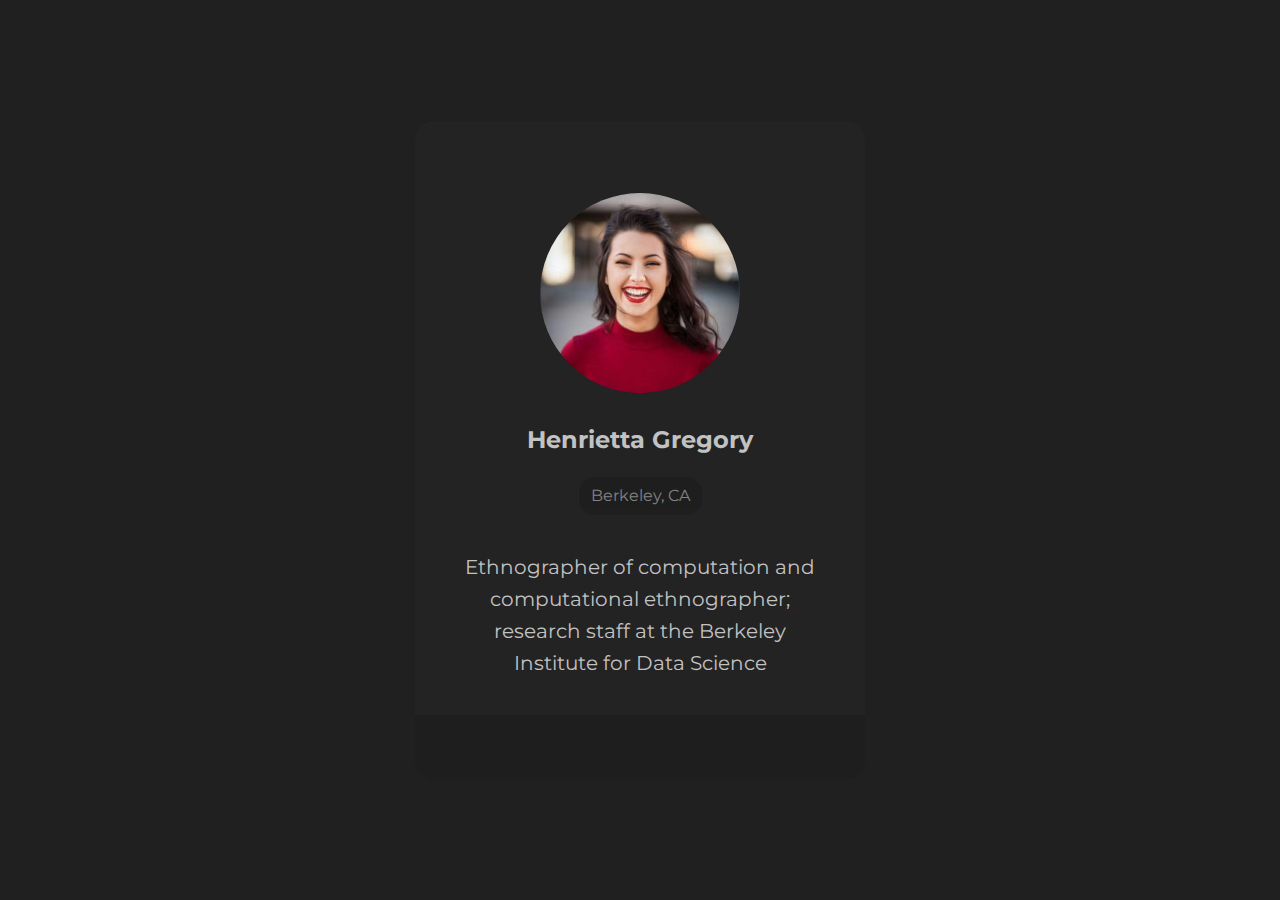
<file: day1/index.html>
<!DOCTYPE html>
<html lang="es">
  <head>
    <meta charset="UTF-8" />
    <meta http-equiv="X-UA-Compatible" content="IE=edge" />
    <meta name="viewport" content="width=device-width, initial-scale=1.0" />
    <meta name="author" content="Mi nombre" />
    <meta name="description" content="Una descripcion del proyecto" />
    <!-- Biblioteca de íconos Fontawesome -->
    <link
      rel="stylesheet"
      href="https://cdnjs.cloudflare.com/ajax/libs/font-awesome/6.4.0/css/all.min.css"
      integrity="sha512-iecdLmaskl7CVkqkXNQ/ZH/XLlvWZOJyj7Yy7tcenmpD1ypASozpmT/E0iPtmFIB46ZmdtAc9eNBvH0H/ZpiBw=="
      crossorigin="anonymous"
      referrerpolicy="no-referrer"
    />
    <!-- Archivo reset Normalize -->
    <link rel="stylesheet" href="css/normalize.css" />
    <!-- Archivo de estilos -->
    <link rel="stylesheet" href="css/styles.css" />
    <title>Profile Card</title>
  </head>

  <body>
    <div class="card">
      <div class="card-top">
        <img
          class="card-image"
          src="images/people2_little-min.jpg"
          alt="Teresa Webb"
        />
        <h2 class="card-title">Henrietta Gregory</h2>
        <p class="card-detail">Berkeley, CA</p>
        <p class="card-text">
          Ethnographer of computation and computational ethnographer; research
          staff at the Berkeley Institute for Data Science
        </p>
      </div>
      <div class="card-bottom">
        <ul class="network-container">
          <li class="network-list">
            <a href="#" class="network-link">
              <i class="fa-brands fa-twitter"></i>
            </a>
          </li>
          <li class="network-list">
            <a href="#" class="network-link">
              <i class="fa-brands fa-linkedin"></i>
            </a>
          </li>
          <li class="network-list">
            <a href="#" class="network-link">
              <i class="fa-brands fa-facebook-f"></i>
            </a>
          </li>
        </ul>
      </div>
    </div>
  </body>
</html>
</file>
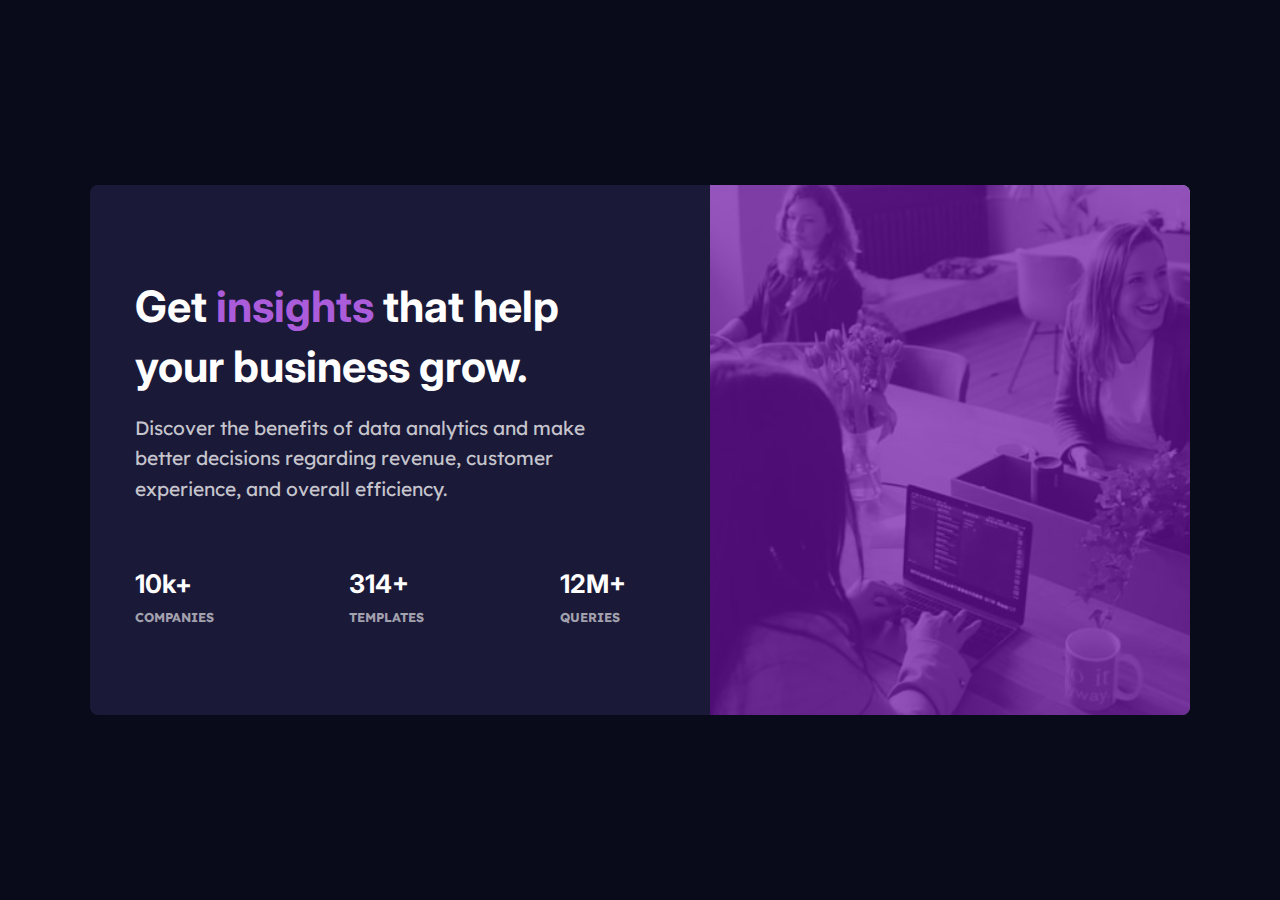
<file: day10/index.html>
<!DOCTYPE html>
<html lang="es">
  <head>
    <meta charset="UTF-8" />
    <meta http-equiv="X-UA-Compatible" content="IE=edge" />
    <meta name="viewport" content="width=device-width, initial-scale=1.0" />
    <meta name="author" content="Arnaldo Muñoz Mendoza" />
    <meta name="description" content="Descripcion del proyecto" />
    <!-- Biblioteca de íconos Fontawesome -->
    <link
      rel="stylesheet"
      href="https://cdnjs.cloudflare.com/ajax/libs/font-awesome/6.4.0/css/all.min.css"
      integrity="sha512-iecdLmaskl7CVkqkXNQ/ZH/XLlvWZOJyj7Yy7tcenmpD1ypASozpmT/E0iPtmFIB46ZmdtAc9eNBvH0H/ZpiBw=="
      crossorigin="anonymous"
      referrerpolicy="no-referrer"
    />
    <!-- Archivo reset Normalize -->
    <link rel="stylesheet" href="css/normalize.css" />
    <!-- Archivo de estilos -->
    <link rel="stylesheet" href="css/styles.css" />
    <link
      rel="shortcut icon"
      href="./images/favicon-32x32.png"
      type="image/x-icon"
    />
    <title>Stats Preview Card Component</title>
  </head>

  <body>
    <div class="card">
      <div class="card__header">
        <!-- <picture class="card__image">
          <source
            srcset="images/image-header-desktop.jpg"
            media="(min-width:600px)"
          />
          <img src="images/image-header-desktop.jpg" alt="card-image-desktop" />
        </picture> -->
        <img src="images/image-header-desktop.jpg" alt="" class="card__image" />
      </div>
      <div class="card__body">
        <h2 class="card__title">
          Get <span>insights</span> that help your business grow.
        </h2>
        <div class="card__content">
          <p class="card__text">
            Discover the benefits of data analytics and make better decisions
            regarding revenue, customer experience, and overall efficiency.
          </p>
          <div class="details">
            <div class="details__children">
              <h3 class="details__title">10k+</h3>
              <h4 class="details__description">companies</h4>
            </div>
            <div class="details__children">
              <h3 class="details__title">314+</h3>
              <h4 class="details__description">templates</h4>
            </div>
            <div class="details__children">
              <h3 class="details__title">12M+</h3>
              <h4 class="details__description">Queries</h4>
            </div>
          </div>
        </div>
      </div>
    </div>
  </body>
</html>
</file>
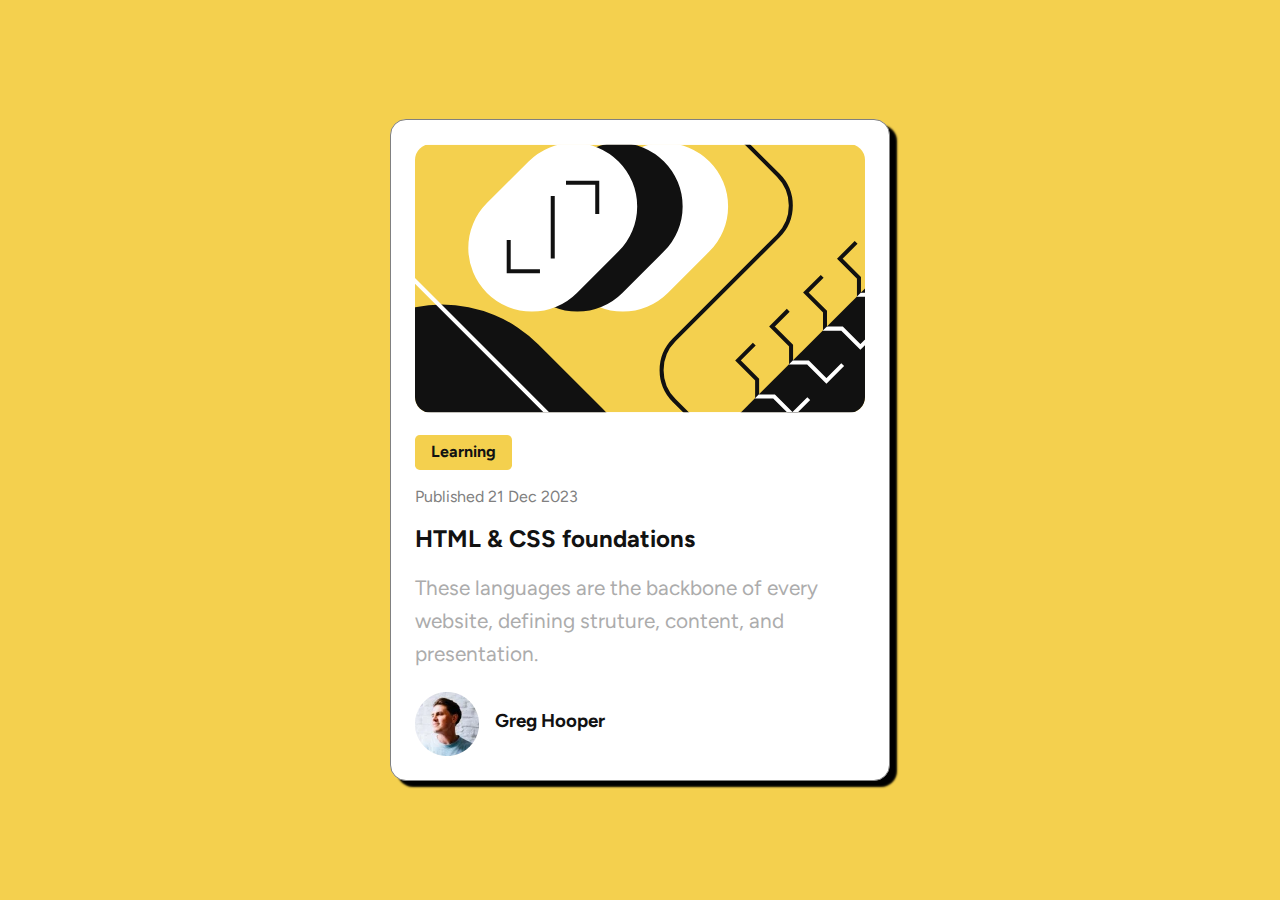
<file: day2/index.html>
<!DOCTYPE html>
<html lang="es">
  <head>
    <meta charset="UTF-8" />
    <meta http-equiv="X-UA-Compatible" content="IE=edge" />
    <meta name="viewport" content="width=device-width, initial-scale=1.0" />
    <meta name="author" content="Arnaldo Muñoz Mendoza" />
    <meta name="description" content="Descripcion del proyecto" />
    <!-- Biblioteca de íconos Fontawesome -->
    <link
      rel="stylesheet"
      href="https://cdnjs.cloudflare.com/ajax/libs/font-awesome/6.4.0/css/all.min.css"
      integrity="sha512-iecdLmaskl7CVkqkXNQ/ZH/XLlvWZOJyj7Yy7tcenmpD1ypASozpmT/E0iPtmFIB46ZmdtAc9eNBvH0H/ZpiBw=="
      crossorigin="anonymous"
      referrerpolicy="no-referrer"
    />
    <!-- Archivo reset Normalize -->
    <link rel="stylesheet" href="css/normalize.css" />
    <!-- Archivo de estilos -->
    <link rel="stylesheet" href="css/styles.css" />
    <link
      rel="shortcut icon"
      href="images/favicon-32x32.png"
      type="image/x-icon"
    />
    <title>Blog Preview Card</title>
  </head>

  <body>
    <div class="card">
      <div class="card-header">
        <img
          src="images/illustration-article.svg"
          class="card-image"
          alt="Article image"
        />
      </div>
      <div class="card-body">
        <span class="card-detail">Learning</span>
        <p class="card-date">Published 21 Dec 2023</p>
        <h2 class="card-title">HTML & CSS foundations</h2>
        <p class="card-text">
          These languages are the backbone of every website, defining struture,
          content, and presentation.
        </p>
      </div>
      <div class="card-footer">
        <img
          src="images/image-avatar.webp"
          class="card-avatar"
          alt="Greg Hooper"
        />
        <h3 class="card-name">Greg Hooper</h3>
      </div>
    </div>
  </body>
</html>
</file>
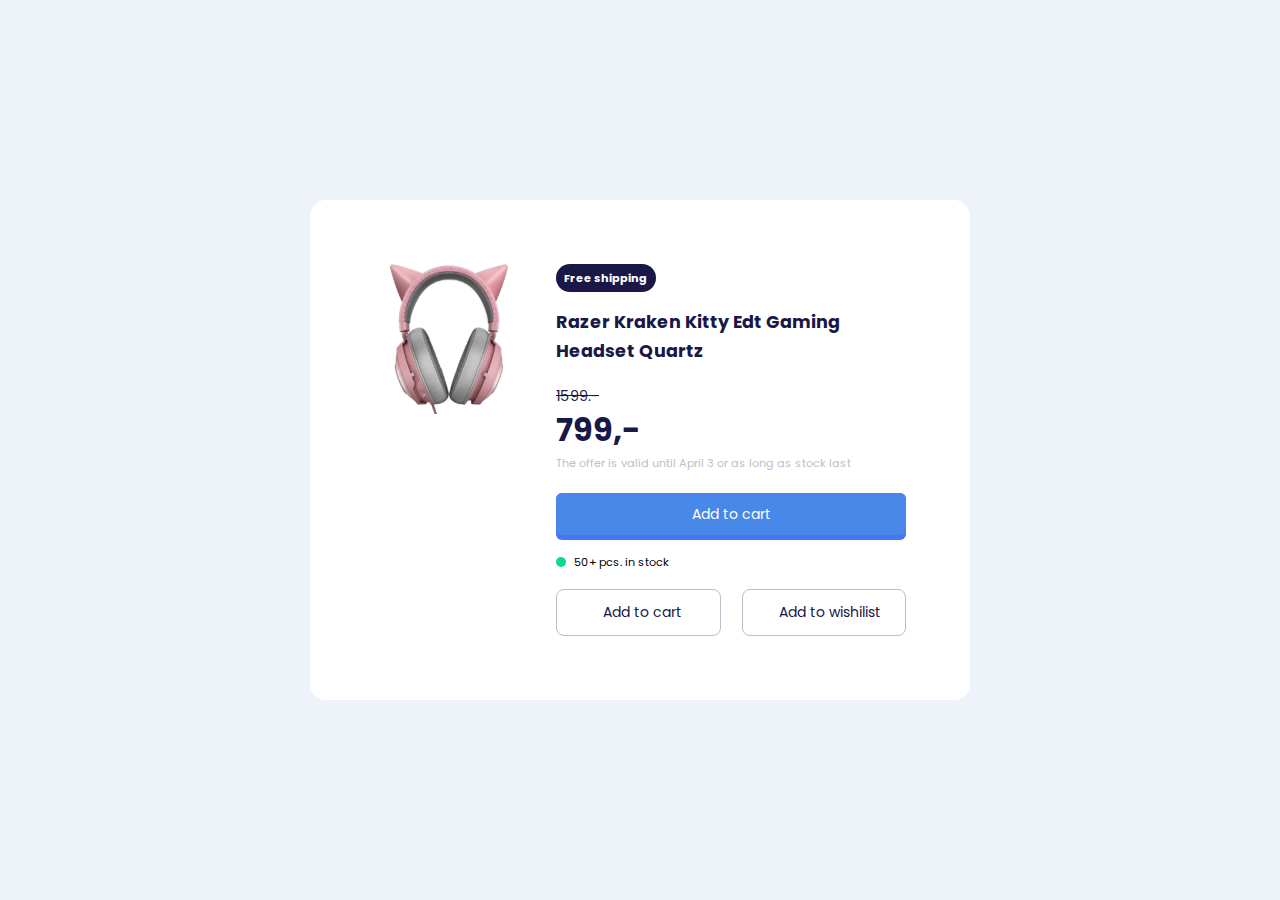
<file: day3/index.html>
<!DOCTYPE html>
<html lang="es">
  <head>
    <meta charset="UTF-8" />
    <meta http-equiv="X-UA-Compatible" content="IE=edge" />
    <meta name="viewport" content="width=device-width, initial-scale=1.0" />
    <meta name="author" content="Tu nombre" />
    <meta name="description" content="Descripcion del proyecto" />
    <!-- Biblioteca de íconos Fontawesome -->
    <link
      rel="stylesheet"
      href="https://cdnjs.cloudflare.com/ajax/libs/font-awesome/6.4.0/css/all.min.css"
      integrity="sha512-iecdLmaskl7CVkqkXNQ/ZH/XLlvWZOJyj7Yy7tcenmpD1ypASozpmT/E0iPtmFIB46ZmdtAc9eNBvH0H/ZpiBw=="
      crossorigin="anonymous"
      referrerpolicy="no-referrer"
    />
    <!-- Archivo reset Normalize -->
    <link rel="stylesheet" href="css/normalize.css" />
    <!-- Archivo de estilos -->
    <link rel="stylesheet" href="css/styles.css" />
    <title>Product Info</title>
  </head>

  <body>
    <div class="card">
      <img src="images/headphone.png" class="card-image" alt="Headphone" />
      <div class="card-body">
        <span class="card-detail">Free shipping</span>
        <h2 class="card-title">Razer Kraken Kitty Edt Gaming Headset Quartz</h2>
        <span class="card-priceBefore">1599.-</span>
        <h3 class="card-priceCurrent">799,-</h3>
        <p class="card-text">
          The offer is valid until April 3 or as long as stock last
        </p>
        <button class="card-button">Add to cart</button>
        <div class="card-stock">
          <span class="circle"></span>
          <span class="card-stock-detail">50+ pcs. in stock</span>
        </div>
        <div class="buttons">
          <button class="btn buttons-cart">
            <i class="fa-solid fa-scale-balanced"></i>Add to cart
          </button>
          <button class="btn buttons-wishilist">
            <i class="fa-regular fa-heart"></i> Add to wishilist
          </button>
        </div>
      </div>
    </div>
  </body>
</html>
</file>
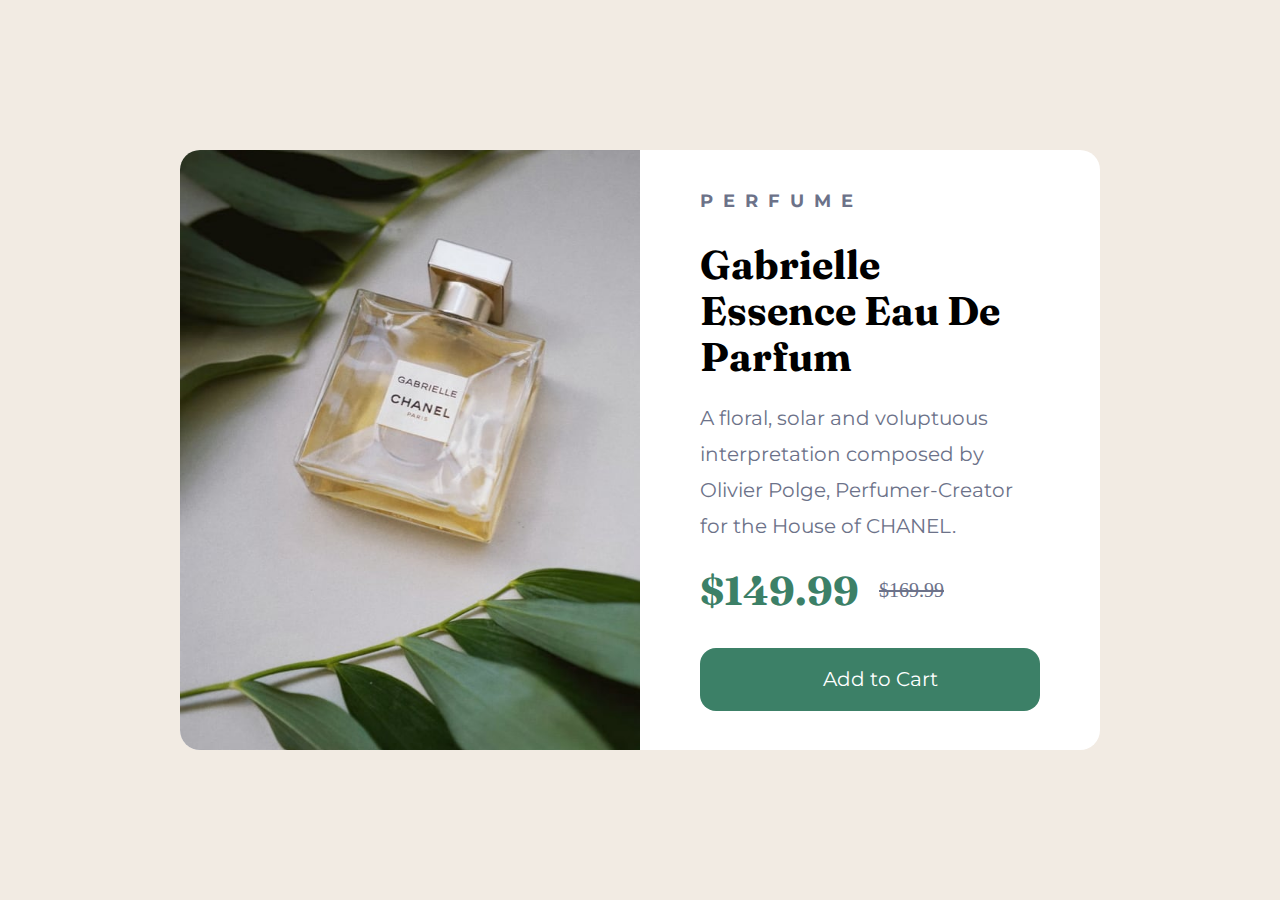
<file: day5/index.html>
<!DOCTYPE html>
<html lang="es">
  <head>
    <meta charset="UTF-8" />
    <meta http-equiv="X-UA-Compatible" content="IE=edge" />
    <meta name="viewport" content="width=device-width, initial-scale=1.0" />
    <meta name="author" content="Nombre del autor" />
    <meta name="description" content="Descripcion del proyecto" />
    <!-- Biblioteca de íconos Fontawesome -->
    <link
      rel="stylesheet"
      href="https://cdnjs.cloudflare.com/ajax/libs/font-awesome/6.4.0/css/all.min.css"
      integrity="sha512-iecdLmaskl7CVkqkXNQ/ZH/XLlvWZOJyj7Yy7tcenmpD1ypASozpmT/E0iPtmFIB46ZmdtAc9eNBvH0H/ZpiBw=="
      crossorigin="anonymous"
      referrerpolicy="no-referrer"
    />
    <!-- Archivo reset Normalize -->
    <link rel="stylesheet" href="css/normalize.css" />
    <!-- Archivo de estilos -->
    <link rel="stylesheet" href="css/styles.css" />
    <link
      rel="shortcut icon"
      href="/images/favicon-32x32.png"
      type="image/x-icon"
    />
    <title>Product Preview Card Component</title>
  </head>

  <body>
    <div class="card">
      <div class="card-image">
        <img
          src="images/image-product-desktop.jpg"
          class="image-desktop"
          alt=""
        />
        <img
          src="images/image-product-mobile.jpg"
          class="image-mobile"
          alt=""
        />
      </div>
      <div class="card-body">
        <span class="card-detail"> perfume </span>
        <h2 class="card-title">Gabrielle Essence Eau De Parfum</h2>
        <p class="card-text">
          A floral, solar and voluptuous interpretation composed by Olivier
          Polge, Perfumer-Creator for the House of CHANEL.
        </p>
        <div class="card-number">
          <h3 class="card-priceCurrent">$149.99</h3>
          <h5 class="card-priceBefore">$169.99</h5>
        </div>
        <button class="card-button">
          <i class="fa-solid fa-cart-shopping"></i>Add to Cart
        </button>
      </div>
    </div>
  </body>
</html>
</file>
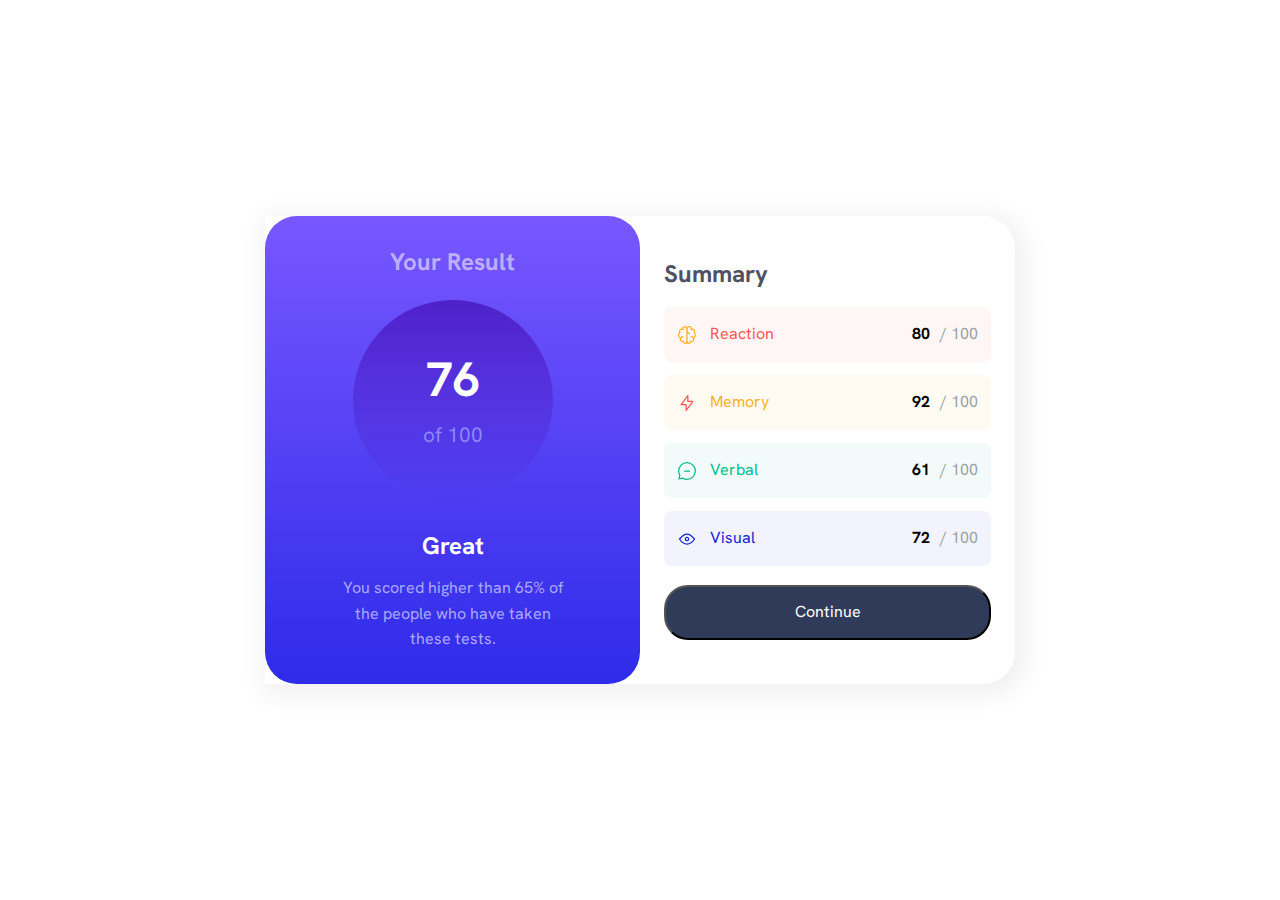
<file: day6/index.html>
<!DOCTYPE html>
<html lang="es">
  <head>
    <meta charset="UTF-8" />
    <meta http-equiv="X-UA-Compatible" content="IE=edge" />
    <meta name="viewport" content="width=device-width, initial-scale=1.0" />
    <meta name="author" content="Arnaldo Muñoz Mendoza" />
    <meta name="description" content="Descripcion del proyecto" />
    <!-- Biblioteca de íconos Fontawesome -->
    <link
      rel="stylesheet"
      href="https://cdnjs.cloudflare.com/ajax/libs/font-awesome/6.4.0/css/all.min.css"
      integrity="sha512-iecdLmaskl7CVkqkXNQ/ZH/XLlvWZOJyj7Yy7tcenmpD1ypASozpmT/E0iPtmFIB46ZmdtAc9eNBvH0H/ZpiBw=="
      crossorigin="anonymous"
      referrerpolicy="no-referrer"
    />
    <!-- Archivo reset Normalize -->
    <link rel="stylesheet" href="css/normalize.css" />
    <!-- Archivo de estilos -->
    <link rel="stylesheet" href="css/styles.css" />
    <!-- Favicon -->
    <link
      rel="shortcut icon"
      href="./images/favicon-32x32.png"
      type="image/x-icon"
    />
    <title>Results Summary Component</title>
  </head>

  <body>
    <div class="card">
      <div class="card-header">
        <h2 class="card-title">Your Result</h2>
        <div class="card-circle">
          <h2 class="card-number">76</h2>
          <span class="card-detail">of 100</span>
        </div>
        <h3 class="card-subtitle">Great</h3>
        <p class="card-text">
          You scored higher than 65% of the people who have taken these tests.
        </p>
      </div>
      <div class="card-body">
        <h3 class="card-subtitle">Summary</h3>
        <div class="card-results">
          <div class="card-result">
            <div class="result-left">
              <img src="images/icon-memory.svg" alt="" />
              Reaction
            </div>
            <div class="result-right">
              <span class="result-black"> 80 </span>
              <span class="result-gray">/ 100</span>
            </div>
          </div>

          <div class="card-result">
            <div class="result-left">
              <img src="images/icon-reaction.svg" alt="" />
              Memory
            </div>
            <div class="result-right">
              <span class="result-black"> 92 </span>
              <span class="result-gray">/ 100</span>
            </div>
          </div>

          <div class="card-result">
            <div class="result-left">
              <img src="images/icon-verbal.svg" alt="" />
              Verbal
            </div>
            <div class="result-right">
              <span class="result-black"> 61 </span>
              <span class="result-gray">/ 100</span>
            </div>
          </div>

          <div class="card-result">
            <div class="result-left">
              <img src="images/icon-visual.svg" alt="" />
              Visual
            </div>
            <div class="result-right">
              <span class="result-black"> 72 </span>
              <span class="result-gray">/ 100</span>
            </div>
          </div>
        </div>
        <button class="card-button">Continue</button>
      </div>
    </div>
  </body>
</html>
</file>
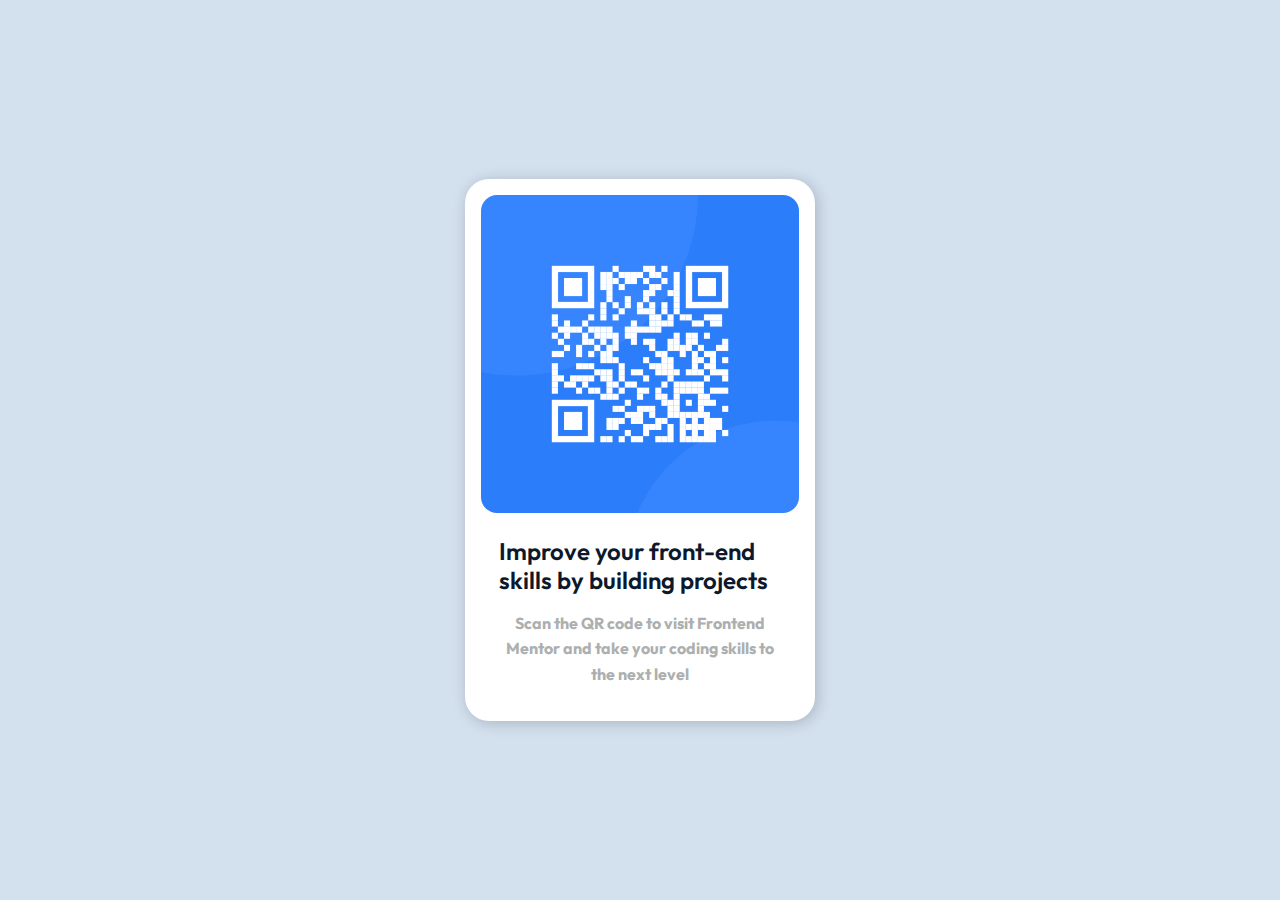
<file: day7/index.html>
<!DOCTYPE html>
<html lang="es">
  <head>
    <meta charset="UTF-8" />
    <meta http-equiv="X-UA-Compatible" content="IE=edge" />
    <meta name="viewport" content="width=device-width, initial-scale=1.0" />
    <meta name="author" content="Arnaldo Muñoz" />
    <meta name="description" content="Qr card" />
    <!-- Biblioteca de íconos Fontawesome -->
    <link
      rel="stylesheet"
      href="https://cdnjs.cloudflare.com/ajax/libs/font-awesome/6.4.0/css/all.min.css"
      integrity="sha512-iecdLmaskl7CVkqkXNQ/ZH/XLlvWZOJyj7Yy7tcenmpD1ypASozpmT/E0iPtmFIB46ZmdtAc9eNBvH0H/ZpiBw=="
      crossorigin="anonymous"
      referrerpolicy="no-referrer"
    />
    <!-- Archivo reset Normalize -->
    <link rel="stylesheet" href="css/normalize.css" />
    <!-- Archivo de estilos -->
    <link rel="stylesheet" href="css/styles.css" />
    <link
      rel="shortcut icon"
      href="./images/favicon-32x32.png"
      type="image/x-icon"
    />
    <title>QR Code Component</title>
  </head>

  <body>
    <div class="card">
      <div class="card-header">
        <img src="images/image-qr-code.png" class="card-image" alt="QR Image" />
      </div>
      <div class="card-body">
        <h2 class="card-title">
          Improve your front-end skills by building projects
        </h2>
        <p class="card-text">
          Scan the QR code to visit Frontend Mentor and take your coding skills
          to the next level
        </p>
      </div>
    </div>
  </body>
</html>
</file>
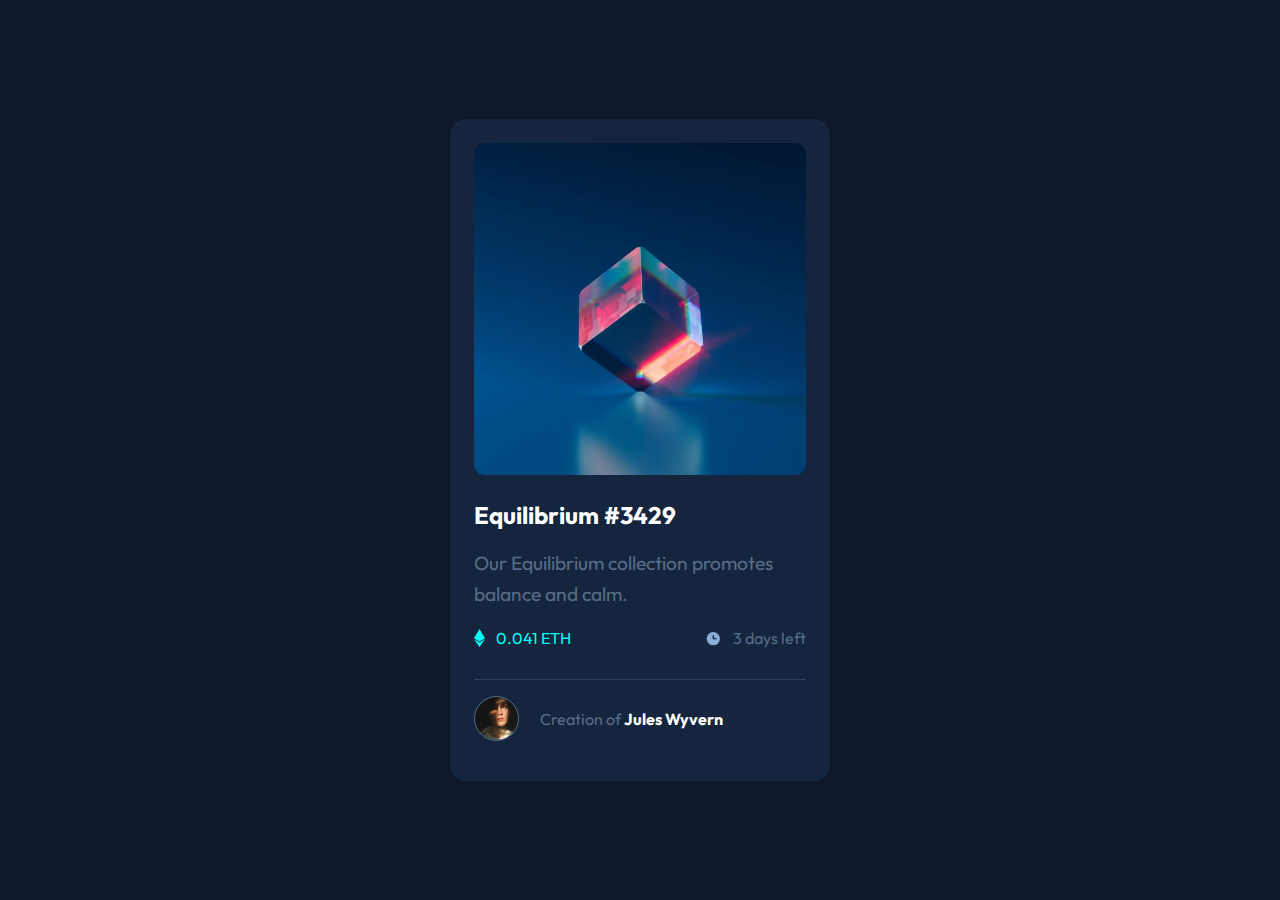
<file: day8/index.html>
<!DOCTYPE html>
<html lang="es">
  <head>
    <meta charset="UTF-8" />
    <meta http-equiv="X-UA-Compatible" content="IE=edge" />
    <meta name="viewport" content="width=device-width, initial-scale=1.0" />
    <meta name="author" content="Nombre del autor" />
    <meta name="description" content="Descripcion del proyecto" />
    <!-- Biblioteca de íconos Fontawesome -->
    <link
      rel="stylesheet"
      href="https://cdnjs.cloudflare.com/ajax/libs/font-awesome/6.4.0/css/all.min.css"
      integrity="sha512-iecdLmaskl7CVkqkXNQ/ZH/XLlvWZOJyj7Yy7tcenmpD1ypASozpmT/E0iPtmFIB46ZmdtAc9eNBvH0H/ZpiBw=="
      crossorigin="anonymous"
      referrerpolicy="no-referrer"
    />
    <!-- Archivo reset Normalize -->
    <link rel="stylesheet" href="css/normalize.css" />
    <!-- Archivo de estilos -->
    <link rel="stylesheet" href="css/styles.css" />
    <!-- Favicon -->
    <link
      rel="shortcut icon"
      href="./images/favicon-32x32.png"
      type="image/x-icon"
    />
    <title>NFT Preview Card Component</title>
  </head>

  <body>
    <!-- Marcado HTML -->
    <div class="card">
      <div class="card__header">
        <img src="images/image-equilibrium.jpg" class="card__image" />
        <img src="images/icon-view.svg" class="card__view" alt="View SVG" />
      </div>
      <div class="card__body">
        <h2 class="card__title">Equilibrium #3429</h2>
        <p class="card__text">
          Our Equilibrium collection promotes balance and calm.
        </p>
        <div class="details">
          <span class="details__left">
            <img src="images/icon-ethereum.svg" alt="Ethereum" /> 0.041
            ETH</span
          >
          <span class="details__right">
            <img src="images/icon-clock.svg" alt="Clock" />3 days left
          </span>
        </div>
      </div>
      <div class="card__footer">
        <img src="images/image-avatar.png" class="card__avatar" alt="Avatar" />
        <p class="card__name">Creation of <span>Jules Wyvern</span></p>
      </div>
    </div>
  </body>
</html>
</file>
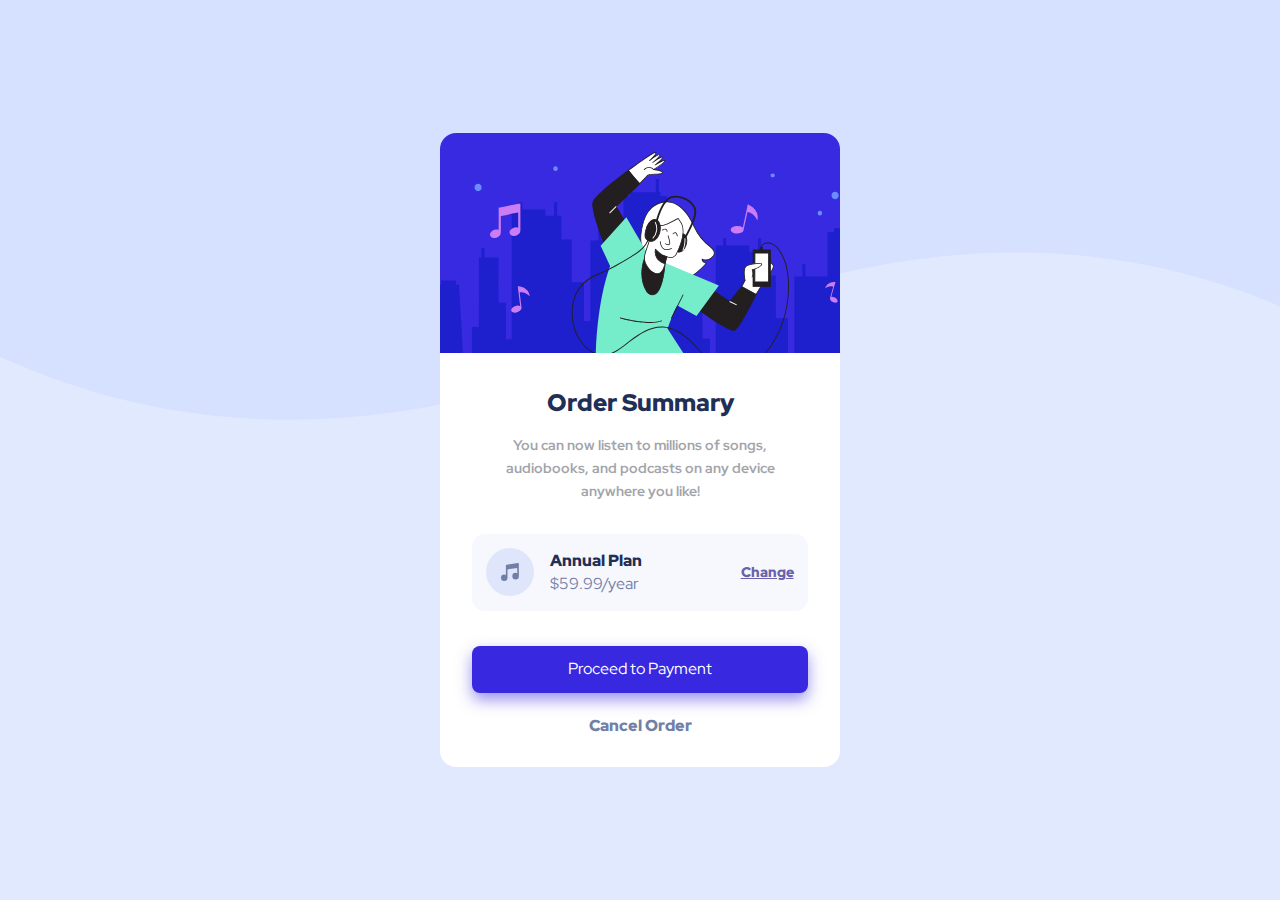
<file: day9/index.html>
<!DOCTYPE html>
<html lang="es">
  <head>
    <meta charset="UTF-8" />
    <meta http-equiv="X-UA-Compatible" content="IE=edge" />
    <meta name="viewport" content="width=device-width, initial-scale=1.0" />
    <meta name="author" content="Arnaldo Muñoz" />
    <meta name="description" content="Reto número 9 frontend club" />
    <!-- Biblioteca de íconos Fontawesome -->
    <link
      rel="stylesheet"
      href="https://cdnjs.cloudflare.com/ajax/libs/font-awesome/6.4.0/css/all.min.css"
      integrity="sha512-iecdLmaskl7CVkqkXNQ/ZH/XLlvWZOJyj7Yy7tcenmpD1ypASozpmT/E0iPtmFIB46ZmdtAc9eNBvH0H/ZpiBw=="
      crossorigin="anonymous"
      referrerpolicy="no-referrer"
    />
    <!-- Archivo reset Normalize -->
    <link rel="stylesheet" href="css/normalize.css" />
    <!-- Archivo de estilos -->
    <link rel="stylesheet" href="css/styles.css" />
    <!-- Favicon -->
    <link
      rel="shortcut icon"
      href="./images/favicon-32x32.png"
      type="image/x-icon"
    />
    <title>Order Summary Component</title>
  </head>

  <body>
    <div class="card">
      <img
        src="images/illustration-hero.svg"
        class="card__header"
        alt="Card Image"
      />
      <div class="card__content">
        <div class="card__body">
          <h2 class="card__title">Order Summary</h2>
          <p class="card__text">
            You can now listen to millions of songs, audiobooks, and podcasts on
            any device anywhere you like!
          </p>
          <div class="detail">
            <div class="detail__music">
              <img
                src="images/icon-music.svg"
                class="detail__image"
                alt="Music Icon"
              />
              <div class="detail__content">
                <h3 class="detail__title">Annual Plan</h3>
                <span class="detail__price">$59.99/year</span>
              </div>
            </div>
            <a href="#" class="detail__link"> Change </a>
          </div>
        </div>
        <div class="card__footer">
          <button class="card__button">Proceed to Payment</button>
          <a href="#" class="card__link">Cancel Order</a>
        </div>
      </div>
    </div>
  </body>
</html>
</file>
<file: day1/css/styles.css>
/* -----------------
Tabla de contenidos:
--------------------
1. Fuente ......................... 12
2. Variables ...................... 16
3. Estilos generales .............. 27
4. Créditos ....................... 37
-------------------- */


/* ----- Fuente ----- */
@import url("https://fonts.googleapis.com/css?family=Montserrat&display=swap");


/* ----- Variables ----- */
* {
	--primary-font-family: 'Montserrat', sans-serif;
	--body-bg-color: #212020;
	--card-bg-color: #242323;
	--networks-bg-color:#1f1e1e;
	--detail-bg-color:#1c1c1b;
	--text-color: #c2c2c2;
	--fb-bg-color: #456da4;
	--li-bg-color: #0984c6;
	--ig-bg-color: #006184;
	--lh-text: 22px;
}


/* ----------------------------- */
/* ----- Estilos generales ----- */
/* ----------------------------- */
body {
	font-family: var(--primary-font-family);
	background-color: var(--body-bg-color);
	color: var(--text-color);
	line-height: var(--lh-text);

	height: 100vh;

	display: flex;
	justify-content: center;
	align-items: center;
	flex-direction: column;
}

.card{
	width: min(450px, 100%);
	border-radius: 1.2rem;
	overflow: hidden;
}
.card-top{
	background-color: var(--card-bg-color);
	padding: 4.5rem 2.2rem 1rem 2.2rem ;
	display: flex;
	flex-direction: column;
	align-items: center;
}
.card-title{
	margin-bottom: 10px;
}

.card-image{
	width: 200px;
	height: 200px;
	object-fit: cover;
	object-position: top;
	border-radius: 100%;
	margin-bottom: 16px;
}
.card-detail{
	background-color: var(--detail-bg-color);
	padding: 8px 12px;
	opacity: 0.6;
	border-radius:16px ;
}
.card-text{
	color: var(--text-color);
	text-align: center;
	font-size: 20px;
	line-height: 1.6;
}
.card-bottom{
	background-color: var(--networks-bg-color);
	padding: 1rem 0;
}
.network-container{
	list-style-type: none;
	display: flex;
	justify-content: space-evenly;
}
.network-list{
	transition: transform .5s ease;
}
.network-link{
	font-size: 2rem;
}
.network-list:nth-child(1) .network-link{
	color: var(--ig-bg-color);
}
.network-list:nth-child(2) .network-link{
	color: var(--li-bg-color);
}
.network-list:nth-child(3) .network-link{
	color: var(--fb-bg-color);
}

.network-list:hover{
	transform: scale(1.2);
}

/* ------------------------
Diseño: UIDesign Daily🎨
Desarrollo: Frontend Club🔥
--------------------------- */
</file>
<file: day10/css/styles.css>
/* -----------------
Tabla de contenidos:
--------------------
1. Fuente ................ 11
2. Variables ............. 17
3. Estilos generales ..... 32
-------------------- 
*/
@import url('https://fonts.googleapis.com/css2?family=Inter:wght@400;700&family=Lexend+Deca&display=swap');
:root{

    --very-dark-blue-main: hsl(233, 47%, 7%);
    --dark-desaturated-blue-card: hsl(244, 38%, 16%);
    --soft-violet-accent: hsl(277, 64%, 61%);
    --test:hsl(0, 0%, 5%);
    --white: hsl(0, 0%, 100%);
    --slightly-transparent-white-main-paragraph: hsla(0, 0%, 100%, 0.75);
    --slightly-transparent-white-stat-headings: hsla(0, 0%, 100%, 0.6);

    --font-base:15px;

    --primary-font: 'Inter', sans-serif;
    --secondary-font: 'Lexend Deca', sans-serif;
}
*{
    margin:0;
    padding:0;
    box-sizing:border-box;
    text-decoration:none;
    list-style-type:none;
}
body{
    padding: 1rem;
    min-height: 100vh;
    display: flex;
    justify-content: center;
    align-items: center;
    background-color: var(--very-dark-blue-main);
    font-family: var(--body-family);
}
    
/* ----------------------------- */
/* ----- Estilos generales ----- */
/* ----------------------------- */


.card{
    background-color: var(--dark-desaturated-blue-card);
    width: 100%;
    border-radius: 0.5rem;
    overflow: hidden;
}

.card__header{
    position: relative;
    height: 90%;
    overflow: hidden;
}
.card__header::before{
    content: '';
    width: 100%;
    height: 100%;
    background-color: rgba(108, 17, 165, 0.7);
    position: absolute;
    z-index: 100;
}
.card__image{
    width: 100%;
    height: 100%;
    transform: scale(1.05);
}

.card__body{
    padding: 1.3rem 1rem ;
}
.card__title{
    color: var(--white);
    font-family: var(--primary-font);
    line-height: 1.4;
    text-align: center;
    margin-bottom: 1rem;
    font-size: 2rem;
}
.card__title span{
    color: var(--soft-violet-accent);
}

.card__text{
    color: var(--slightly-transparent-white-main-paragraph);
    font-family: var(--secondary-font);
    text-align: center;
    margin-bottom: 1.7rem;
    line-height: 1.6;
}

.details{
    display: flex;
    flex-direction: column;
    align-items: center;
    gap: 1.5rem;
}
.details__children{
    display: flex;
    flex-direction: column;
    align-items: center;
    gap: 0.7rem;
}
.details__title{
    color: var(--white);
    font-family: var(--primary-font);
    font-size: 1.6rem;
}

.details__description{
    color: var(--slightly-transparent-white-stat-headings);
    font-family: var(--secondary-font);
    text-transform: uppercase;
    font-size: 0.8rem;
}

@media(width>=850px){
    .card{
        width: 1100px;
        display: flex;
        justify-content: space-between;
        align-items: center;
    }
    .card:hover .card__image{
        transform: scale(1.1);
    }
    .card__header{
        order: 2;
        width: 480px;
        height: 530px;
    }
    .card__image{
        object-fit: cover;        
        transition: transform .5s ease;

    }
    .card__body{
        width: 600px;
        order: 1;
        padding: 2.8rem ;
    }
    .card__title{
        text-align: left;
        font-size: 2.7rem;
    }
    .card__content{
        padding-right: 1.2rem;
    }
    .card__text{
        text-align: left;
        margin-bottom:4rem;
        font-size: 1.2rem;
    }
    .details{
        flex-direction: row;
        justify-content: space-between;
    }
    .details__children{
        display: flex;
        align-items: flex-start;
    }
}
</file>
<file: day2/css/styles.css>
/* -----------------
Tabla de contenidos:
--------------------
1. Fuente ......................... 11
2. Variables ...................... 15
3. Estilos generales .............. 33
-------------------- */


/* ----- Fuente ----- */
@import url('https://fonts.googleapis.com/css2?family=Figtree:wght@600;800&display=swap');


/* ----- Variables ----- */
* {
	/* --- colores primarios --- */
	--yellow-color: hsl(47, 88%, 63%);

	/* --- colores neutrales --- */
	--white-color: hsl(0, 0%, 100%);
	--grey-color: hsl(0, 0%, 50%);
	--black-color: hsl(0, 0%, 7%);
	--text-color:#acacac;

	--primary-font-family: 'Figtree', sans-serif;	
	--lh-text: 22px;
	--font-size: 16px;
}


/* ----------------------------- */
/* ----- Estilos generales ----- */
/* ----------------------------- */
body {
	font-family: var(--primary-font-family);
	background-color: var(--yellow-color);
	color: var(--black-color);
	font-size: var(--font-size);
	line-height: var(--lh-text);
	font-size: var(--font-size);
	min-height: 100vh;
	display: flex;
	justify-content: center;
	align-items: center;
}


.card{
	background-color: var(--white-color);
	padding: 1.5rem;
	border-radius: 1rem;
	width: min(450px, 95%);
	border:1px solid var(--grey-color);
	box-shadow: 7px 6px 2px black;
}

.card-header{
	width: 100%;
	margin-bottom: 1rem;
}
.card-image{
	width: 100%;
	border-radius: 1rem;
}

.card-detail{
	background-color: var(--yellow-color) ;
	display: inline-block;
	padding: 0.4rem 1rem;
	border-radius: 0.3rem;
	font-weight: bold;
}

.card-date{
	color: var(--grey-color);
}

.card-text{
	color: var(--text-color);
	font-size: 1.3rem;
	line-height: 1.6;
}

.card-footer{
	display: flex;
	gap: 1rem;
}
/* ------------------------
Diseño: Frontend Mentor🎨
Desarrollo: Frontend Club🔥
--------------------------- */
</file>
<file: day3/css/styles.css>
/* -----------------
Tabla de contenidos:
--------------------
1. Fuente ......................... 12
2. Variables ...................... 16
3. Estilos generales .............. 27
-------------------- */

/* ----- Fuente ----- */
@import url('https://fonts.googleapis.com/css2?family=Poppins:wght@400;500;600;700&display=swap');

/* ----- Variables ----- */
* {
	--primary-font-family: 'Poppins', sans-serif;
	--body-bg-color: #EEF2F9;
	--btn-bg-color: #4788E9;
	--text-color: #191847;
	--white-color: #FFFFFF;
	--black-color: #000000;
	--gray-bg-color:#bfbdca;
	--font-size: 1rem;
	--lh-text: 22px;
	box-sizing: border-box;
	font-size: 14px;
}


/* ----------------------------- */
/* ----- Estilos generales ----- */
/* ----------------------------- */
body {
	font-family: var(--primary-font-family);
	background-color: var(--body-bg-color);
	color: var(--text-color);
	font-size: var(--font-size);
	line-height: var(--lh-text);
	min-height: 100vh;
	display: flex;
	justify-content: center;
	align-items: center;
}

.card{
	width: 85%;
	background-color: var(--white-color);
	border-radius: 1rem;
	display: flex;
	flex-direction: column;
	flex-wrap: wrap;
	padding: 2rem;
	gap: 2rem;
	z-index: -2;
}
.card-image{
	width: 130px;
	height: 130px;
	margin: 0 auto;
}
.card-detail{
	background-color: var(--text-color);
	color: var(--white-color);
	padding: 3px 8px;
	border-radius: 1rem;
	font-size: 0.7rem;
	font-weight: bold;
	margin-bottom: 1rem;
	display: inline-block;
}
.card-title{
	font-size: 1.1rem;
	padding: 0;
	margin: 0;
	margin-bottom: 1.3rem;
	line-height: 1.6;
}
.card-body{
	width: 100%;
}
.card-priceBefore{
	color: var(--text-color);
	text-decoration: line-through;
	font-size: 0.9rem;
	margin-bottom: 0.7rem;
	display: inline-block;
}
.card-priceCurrent{
	font-size: 2rem;
	margin: 0;
}
.card-text{
	font-size: 0.7rem;
	color: var(--gray-bg-color);
	margin-bottom: 1.2rem;
}
.card-button{
	display: inline-block;
	text-align: center;
	background-color: var(--btn-bg-color);
	color: var(--white-color);
	width: 100%;
	padding: 0.8rem 0;
	outline: none;
	border-radius: 6px;
	border: none;
	position: relative;
	margin-bottom: 1rem;
	cursor: pointer;
}
.card-button::after{
	content: '';
	background-color: #4676f1; 
	position: absolute;
	z-index: -100000!important;
	top: 0;
	left: 0;
	bottom: 0;
	right: 0;
	width: 100%;
	height: 100%;
	border-radius: 6px;
	border-bottom: 5px solid #4676f1;
}

.card-stock{
	display: flex;
	align-items: center;
	gap: 0.5rem;	
	margin-bottom: 1rem;
}
.circle{
	background-color: #0ada8f;
	width: 10px;
	height: 10px;
	border-radius: 100%;
}

.card-stock-detail{
	color: var(--black-color);
	font-size: 0.7rem;
}

.buttons{
	display: flex;
	flex-direction: column;
	gap: 0.5rem;	
}

.btn{
	border: 1px solid var(--gray-bg-color);
	background-color: transparent;
	border-radius: 8px;
	padding: 0.9rem 0;
	color: var(--text-color);
	cursor: pointer;
}
.btn i{
	color: var(--text-color);
	display: inline-block;
	margin-right: 0.5rem;
}

@media (width>=750px){
	:root{
		font-size: 16px;
	}
	.card{
		width: auto;
		flex-direction: row;
		padding: 4rem;
	}
	.card-image{
		width: 150px;
		height: 150px;
	}
	
	.card-body{
		width: 350px;
	}
	.buttons{
		display: flex;
		flex-direction: row;
		gap: 0;
		justify-content: space-between;
	}
	.btn{
		width: 47%;
	}
}
</file>
<file: day5/css/styles.css>
/* -----------------
Tabla de contenidos:
--------------------
1. Fuente ................ 11
2. Variables ............. 17
3. Estilos generales ..... 32
-------------------- */


/* ----- Fuente ----- */
@import url('https://fonts.googleapis.com/css2?family=Montserrat:wght@500;700&display=swap');
@import url('https://fonts.googleapis.com/css2?family=Fraunces:opsz,wght@9..144,700&family=Montserrat:wght@500;700&display=swap');

:root{
	font-size: 16px;
}
/* ----- Variables ----- */
* {
	/* colores primarios*/
	--dark-cyan: hsl(158, 36%, 37%);
	--cream-color: hsl(30, 38%, 92%);
	/* colores neutrales*/
	--very-dar-blue: hsl(212, 21%, 14%);
	--dark-grayish-blue: hsl(228, 12%, 48%);
	--white-color: hsl(0, 0%, 100%);
	/* fuentes */
	--fraunces-family: 'Fraunces', serif;
	--montserrat-family: 'Montserrat', sans-serif;
	margin: 0 ;
	padding: 0;
	box-sizing: border-box;
}

body{
	background-color: var(--cream-color);
	min-height: 100vh;
	width: 100%;
	display: flex;
	justify-content: center;
	align-items: center;
}


/* ----------------------------- */
/* ----- Estilos generales ----- */
/* ----------------------------- */
.card{
	width: 95%;
	height: auto;
	border-radius:1rem;
	background-color: var(--white-color);
	overflow: hidden;
}

.image-desktop{
	display: none;
}
.image-mobile{
	width: 100%;
}
.card-body{
	padding: 1.3rem;
}
.card-detail{
	font-size: 0.9rem;
	text-transform: uppercase;
	letter-spacing: 0.5rem;
	color: var(--dark-grayish-blue);
	font-weight: bold;
	font-family: var(--montserrat-family);
	margin-bottom: 1rem;
	display: inline-block;
}
.card-title{
	font-size: 2rem;
	font-family: var(--fraunces-family);
	margin-bottom: 1rem;
}
.card-text{
	font-family: var(--montserrat-family);
	color: var(--dark-grayish-blue);
	line-height: 1.6;
	font-size: 1rem;
	margin-bottom: 1.2rem;
}
.card-number{
	display: flex;
	justify-content: flex-start;
	align-items: center;
	gap: 1rem;
	margin-bottom: 1rem;
}
.card-priceCurrent{
	color: var(--dark-cyan);
	font-family: var(--fraunces-family);
	font-size: 2rem;
}
.card-priceBefore{
	font-size: 1.2rem;
	color: var(--dark-grayish-blue);
	text-decoration: line-through;
	font-weight: 400;
}
.card-button{
	transition: transform .5s ease;
	cursor: pointer;
	background-color: var(--dark-cyan);
	color: var(--white-color);
	font-family: var(--montserrat-family);
	width: 100%;
	padding: 1rem 0;
	border-radius: 0.8rem;
	border: none;
}
.fa-solid{
	margin-right: 1rem;
}

@media(width>=892px){
	:root{
		font-size: 20px;
	}
	.card{
		display: flex;
		flex-direction: row;
		width: 920px;
		height: 600px;
		align-items: center;
		transition: border-radius .5s ease-in;
	}
	.card:hover{
		border-radius: 0;
	}
	.card-detail{
		margin-bottom: 1.5rem;	
	}
	.image-mobile{
		display: none;
	}
	.card-image{
		width: 460px;
		display: flex;
		flex-wrap: wrap;
	}
	.image-desktop{
		display: block;
		width: 100%;
		height: 100%;
	}
	.card-body{
		padding: 3rem;
		width: 50%;
	}
	.card-text{
		line-height: 1.8;
	}
	.card-priceBefore{
		font-size: 1rem;
	}
	.card-number{
		margin-bottom: 1.7rem;
	}
	
	.card-button:hover{
		transform: scale(1.05);
	}
}
</file>
<file: day6/css/styles.css>
@import url('https://fonts.googleapis.com/css2?family=Hanken+Grotesk:wght@500;700;800&display=swap');
/* -----------------
Tabla de contenidos:
--------------------
1. Fuente ................ 11
2. Variables ............. 17
3. Estilos generales ..... 32
-------------------- 
*/


/* ----- Fuente ----- */



/* ----- Variables ----- */
:root{
  --light-red: hsl(0, 100%, 67%);
  --orangey-yellow: hsl(39, 100%, 56%);
  --green-teal: hsl(166, 100%, 37%);
  --cobalt-blue: hsl(234, 85%, 45%);

  /*Background*/
  --light-slate-blue : hsl(252, 100%, 67%);
  --Light-royal-blue : hsl(241, 81%, 54%);

  /*Circle*/
  --violet-blue : hsla(256, 72%, 46%, 1);
  --persian-blue: hsla(241, 72%, 46%, 0);

  --white: hsl(0, 0%, 100%);
  --pale-blue: hsl(221, 100%, 96%);
  --light-lavender: hsl(241, 100%, 89%);
  --white-body:hsl(300,0,100);
  --dark-gray-blue: hsl(224, 30%, 27%);
  --body-family:'Hanken Grotesk', sans-serif;
}
*{
    margin:0;
    padding:0;
    box-sizing:border-box;
    text-decoration:none;
    list-style-type:none;
}
body{
    font-family: var(--body-family);
    width: 100%;
    min-height: 100vh;
    display: flex;
    justify-content: center;
    align-items: center;
    margin: 0 auto;
    background-color: var(--white);
    padding: 1rem;
}

/* ----------------------------- */
/* ----- Estilos generales ----- */
/* ----------------------------- */


.card{
    width: 95%;
    box-shadow: 5px 5px 25px 7px rgba(0,0,0,0.06);
    display: flex;
    flex-direction: column;
}
.card:hover .card-header{
    --light-slate-blue :  hsl(241, 81%, 54%);
  --Light-royal-blue : hsl(252, 100%, 67%);
}
.card-header{
    background:linear-gradient(to bottom, var(--light-slate-blue), var(--Light-royal-blue));
    border-bottom-right-radius: 2rem;
    border-bottom-left-radius: 2rem;
    padding: 1.5rem;
    display: flex;
    flex-direction: column;
    align-items: center;
    transition:--Light-royal-blue .7s ease-in, --light-slate-blue .7s ease-in;
}
.card-title{
    color: #beaeff;
    font-size: 1.7rem;
    margin-bottom: 1.5rem;
}
.card:hover .card-circle{
    --violet-blue:hsla(241, 72%, 46%, 0);
    --persian-blue:hsla(256, 72%, 46%, 1);
}

.card-circle{
    width: 200px;
    height: 200px;
    border-radius: 100%;
    display: flex;
    justify-content: center;
    align-items: center;
    flex-direction: column;
    gap: 1rem;
    background: linear-gradient(to bottom,var(--violet-blue), var(--persian-blue) );
    margin-bottom: 2rem;
    transition:--violet-blue .7s ease-in, persian-blue .7s ease-in;
}

.card-number{
    font-size: 3rem;
    color: var(--white)
}
.card-detail{
    font-size: 1.3rem;
    color: #8e86ff;
}

.card-subtitle{
    font-size: 1.5rem;
    color: var(--white);
    margin-bottom: 1rem;
}
.card-text{
    color: #aba8ff;
    text-align: center;
    line-height: 1.6;
}

.card-body{
    background-color: var(--white-body);
    padding: 1.5rem 1.5rem 3rem 1.5rem;
}
.card-body .card-subtitle{
    color: hsl(234, 11%, 35%);
    margin-bottom: 1.2rem;
}
.card-results{
    display: flex;
    flex-direction: column;
    gap: 0.8rem;
    margin-bottom: 1.2rem;
}
.card-result{
    display: flex;
    justify-content: space-between;
    align-items: center;
    padding: 1.1rem 0.8rem;
    border-radius: 8px;
}
.card-result:nth-child(1){
    background-color: #fff6f5;
}

.card-result:nth-child(2){
    background-color: #fffbf2;
}
.card-result:nth-child(3){
    background-color: #f2fbfa;
}
.card-result:nth-child(4){
    background-color: #f3f3fd;
}

.card-result:nth-child(1) .result-left{
    color: var(--light-red);
}
.card-result:nth-child(2) .result-left{
    color: var(--orangey-yellow);
}
.card-result:nth-child(3) .result-left{
    color: var(--green-teal);
}
.card-result:nth-child(4) .result-left{
    color: var(--cobalt-blue);
}
.result-left{
    display: flex;
    align-items: center;
    gap: 0.8rem;
}
.result-black{
    font-weight: bold;
    margin-right: 6px;
}
.result-gray{
    color: #97a1a2;
}
.card-button{
    width: 100%;
    padding: 1rem;
    color: var(--white);
    border-radius: 1.5rem;
    background-color: var(--dark-gray-blue);
}


@media(width>=768px){
    .card{
        display: flex;
        flex-direction: row;
        align-items: center;
        width: 750px;
        border-top-right-radius:2rem ;
        border-bottom-right-radius: 2rem;
    }
    
    .card-title{
        font-size: 1.5rem;
        margin-bottom: 1.5rem;
    }
    .card-header{
        width: 375px;
        padding: 2rem 4.5rem;
        border-top-left-radius:2rem ;
        border-top-right-radius: 2rem;
    }
    .card-body{
        width: 375px;
        padding-bottom: 1.5rem;
    }
}

@property --light-slate-blue {
    syntax: '<color>';
    initial-value: hsl(252, 100%, 67%);
    inherits: false;
  }
  
  @property --Light-royal-blue  {
    syntax: '<color>';
    initial-value: hsl(241, 81%, 54%);
    inherits: false;
  }

  @property --violet-blue {
    syntax: '<color>';
    initial-value: hsla(256, 72%, 46%, 1);
    inherits: false;
  }
  
  @property --persian-blue {
    syntax: '<color>';
    initial-value:hsla(241, 72%, 46%, 0);
    inherits: false;
  }
</file>
<file: day7/css/styles.css>
@import url('https://fonts.googleapis.com/css2?family=Outfit:wght@300;400;600&display=swap');
/* -----------------
Tabla de contenidos:
--------------------
1. Fuente ................ 11
2. Variables ............. 17
3. Estilos generales ..... 32
-------------------- 
*/





:root{
    
    /* ----- Variables ----- */
    --soft-blue: hsl(215, 51%, 70%);
    --cyan: hsl(178, 100%, 50%);
    
    --very-dark-blue-main: hsl(217, 54%, 11%);
    --very-blue-card: hsl(216, 50%, 16%);
    --very-blue-line: hsl(215, 32%, 27%);
    --white: hsl(0, 0%, 100%);
    --bg-body:hsl(210, 43%, 88%);
    --color-text:hsl(180, 2%, 68%);
    
    /* ----- Fuente ----- */
    --font-base:18px;
    --body-family:'Outfit', sans-serif;
}
*{
    margin:0;
    padding:0;
    box-sizing:border-box;
    text-decoration:none;
    list-style-type:none;
}

body{
    background-color: var(--bg-body);
    min-height: 100vh;
    display: flex;
    justify-content: center;
    align-items: center;
    font-family: var(--body-family);
}

/* ----------------------------- */
/* ----- Estilos generales ----- */
/* ----------------------------- */

.card{
    background-color: var(--white);
    padding: 1rem;
    border-radius: 1.5rem;
    width: min(100%,350px);
    box-shadow: 2px 2px 15px rgba(0,0,0,0.2);
    transition: border-radius .6s ease-in-out;
}
.card-header{
    margin-bottom: 0.2rem;
    overflow: hidden;
}
.card:hover{
    border-radius: 0;
}
.card:hover .card-image{
    transform: scale(1.1);
}
.card-image{
    width: 100%;
    border-radius:1rem ;
    transition:transform .6s ease-in-out;
}
.card-body{
    display: flex;
    flex-direction: column;
    gap: 1rem;
    padding: 1.1rem;
}
.card-title{
    color:var(--very-dark-blue-main);
    line-height: 1.2;
    font-weight: 600;
}
.card-text{
    color: var(--color-text);
    text-align: center;
    line-height: 1.6;
    font-weight: bold;
}
</file>
<file: day8/css/styles.css>
/* -----------------
Tabla de contenidos:
--------------------
1. Fuente ................ 11
2. Variables ............. 17
3. Estilos generales ..... 32
-------------------- 
*/


/* ----- Fuente ----- */


@import url('https://fonts.googleapis.com/css2?family=Outfit:wght@300;400;600&display=swap');

/* ----- Variables ----- */
:root{

    --soft-blue: hsl(215, 51%, 70%);
    --cyan: hsl(178, 100%, 50%);
    
    --very-dark-blue-main-BG: hsl(217, 54%, 11%);
    --very-dark-blue-card-BG: hsl(216, 50%, 16%);
    --very-dark-blue-line: hsl(215, 32%, 27%);
    --white:hsl(0, 0%, 100%);
    --text-color:hsl(214, 21%, 44%);
    --font-base : 18px;
    --body-family: 'Outfit', sans-serif;
}
    *{
        margin:0;
        padding:0;
        box-sizing:border-box;
        text-decoration:none;
        list-style-type:none;
    }
/* ----------------------------- */
/* ----- Estilos generales ----- */
/* ----------------------------- */

body{
    background-color: var(--very-dark-blue-main-BG);
    display: flex;
    justify-content: center;
    align-items: center;
    min-height: 100vh;
    font-family: var(--body-family);
}

.card{
    width: 380px;
    padding: 1.5rem;
    border-radius: 1rem;
    background-color: var(--very-dark-blue-card-BG);
}
.card__header{
    display: flex;
    justify-content: center;
    align-items: center;
    position: relative;
    margin-bottom: 1.7rem;
    overflow: hidden;
}
.card__header:hover .card__image{
    transform: scale(1.1);
}
.card__header::before{
    content: '';
    background-color:  rgba(0, 255, 247,0.6);;
    width: 320px;
    height: 320px;
    display: flex;
    justify-content: center;
    align-items: center;
    position: absolute;
    display: none;
    z-index: 100;
}
.card:hover{
    cursor: pointer;
}
.card__header:hover::before{
    display: block;
    transition: all .5s ease;
    
}
.card__header:hover .card__view{
    position: absolute;
    z-index: 200;
    display: flex;
}
.card__image{
    width: 100%;
    border-radius: 0.7rem;
    transition: transform .5s ease-in;
}
.card__view{
    display: none;
}
.card__body{
    padding-bottom: 2rem;
    border-bottom: 1px solid var(--very-dark-blue-line);
    display: flex;
    flex-direction: column;
    gap: 1.2rem;
}

.card__title{
    font-size: 1.5rem;
    color: var(--white);
}
.card__title:hover{
    color: var(--cyan);
}
.card__text{
    color: var(--text-color);
    font-size: 1.2rem;
    line-height: 1.6;
}
.details{
    display: flex;
    align-items: center;
    justify-content: space-between;
}

.details__left{
    color: var(--cyan);
    display: flex;
    align-items: center;
    gap: 0.7rem;
}

.details__right{
    display: flex;
    align-items: center;
    color: var(--text-color);
    gap: 0.7rem;
}
.card__footer{
    padding: 1rem 0;
    display: flex;
    align-items: center;
    gap: 1.3rem;
}
.card__avatar{
    width: 45px;
    border-radius: 100%;
    border: 1px solid var(--text-color);
}
.card__name{
    color: var(--text-color);
}
.card__name span{
    font-weight: bold;
    color: var(--white);
}

.card__name span:hover{
    color: var(--cyan);
}

@media(width<=768px){
    .card{
        width: calc(90% - 1rem);
    }
}
</file>
<file: day9/css/styles.css>
/* -----------------
Tabla de contenidos:
--------------------
1. Fuente ................ 11
2. Variables ............. 17
3. Estilos generales ..... 32
-------------------- 
*/


/* ----- Fuente ----- */

@import url('https://fonts.googleapis.com/css2?family=Red+Hat+Display:wght@500;700;900&display=swap');

/* ----- Variables ----- */
:root{

    --pale-blue: hsl(225, 100%, 94%);
    --bright-blue: hsl(245, 75%, 52%);
    
    --white:hsl(0, 0%, 100%);

    --very-pale-blue: hsl(225, 100%, 98%);
    --desaturated-blue: hsl(224, 23%, 55%);
    --dark-blue: hsl(223, 47%, 23%);
    --color-hover:hsl(245, 83%, 68%);
    --font-base: 16px;
    --body-family: 'Red Hat Display', sans-serif;
}
*{
    margin:0;
    padding:0;
    box-sizing:border-box;
    text-decoration:none;
    list-style-type:none;
}
*{
    margin:0;
    padding:0;
    box-sizing:border-box;
    text-decoration:none;
    list-style-type:none;
}
body{
    padding: 1rem;
    min-height: 100vh;
    display: flex;
    justify-content: center;
    align-items: center;
    background-color: #e1e9ff;
    background-image: url(../images/pattern-background-mobile.svg);
    background-position: center;
    background-repeat: no-repeat;
    background-size: cover;
    font-family: var(--body-family);
}
    
/* ----------------------------- */
/* ----- Estilos generales ----- */
/* ----------------------------- */


.card{
    width: 100%;
    margin: 0 auto;
    border-radius: 1rem;
    background-color: var(--white);
    overflow: hidden;

}

.card__image{
    width: 100%;
}
.card__content{
    padding: 2rem;
    display: flex;
    flex-direction: column;
    gap:2.2rem;
}
.card__body{
    display: flex;
    flex-direction: column;
    align-items: center;
    gap: 1rem;
    flex-wrap: wrap;
}

.card__title{
    font-size: 1.5rem;
    font-weight: 900;
    color: var(--dark-blue);
}
.card__text{
    padding: 0 0.8rem;
    text-align: center;
    line-height: 1.6;
    color: #a2a4aa;
    font-weight: 700;
    margin-bottom: 1rem;
    font-size: 0.9rem;
}

.detail{
    background-color: hsl(228, 56%, 98%);
    width: 100%;
    display: flex;
    justify-content: space-between;
    align-items: center;
    padding: 0.9rem;
    border-radius: 0.8rem;
}
.detail__music{
    display: flex;
    align-items: center;
    gap: 1rem;
}

.detail__title{
    font-size: 1rem;
    color: var(--dark-blue);
    font-weight: 900;
    margin-bottom: 0.3rem;
}
.detail__price{
    color: var(--desaturated-blue);
}
.detail__link{
    color: hsl(246, 31%, 53%);
    font-weight: 900;
    font-size: 0.9rem;
    text-decoration: underline;
    transition: color .5s ease;
}

.detail__link:hover{
    color: var(--color-hover);
}

.card__footer{
    display: flex;
    flex-direction: column;
    align-items: center;
    gap: 1.5rem;
    flex-wrap: wrap;
}
.card__button{
    width: 100%;
    background-color: var(--bright-blue);
    color: var(--white);
    padding: 0.89rem 0;
    border-radius: 0.5rem;
    border: none;
    box-shadow: 0 7px 15px rgba(56, 41, 224,.5);
    transition: background-color .5s ease, top .5s ease;
    position: relative;
    top: 0;
}
.card__button:hover{
    background-color: var(--color-hover);
    cursor: pointer;
    top: -5px;
}
.card__link{
    color: var(--desaturated-blue);
    font-weight: 900;
    font-size: 1rem;
    transition: color .5s ease;
}

.card__link:hover{
    color: var(--bright-blue);
}

@media(width>=450px){
    body{
        background-image: url(../images/pattern-background-desktop.svg);       
    }
    .card{
        width: 400px;
    }
}
</file>
